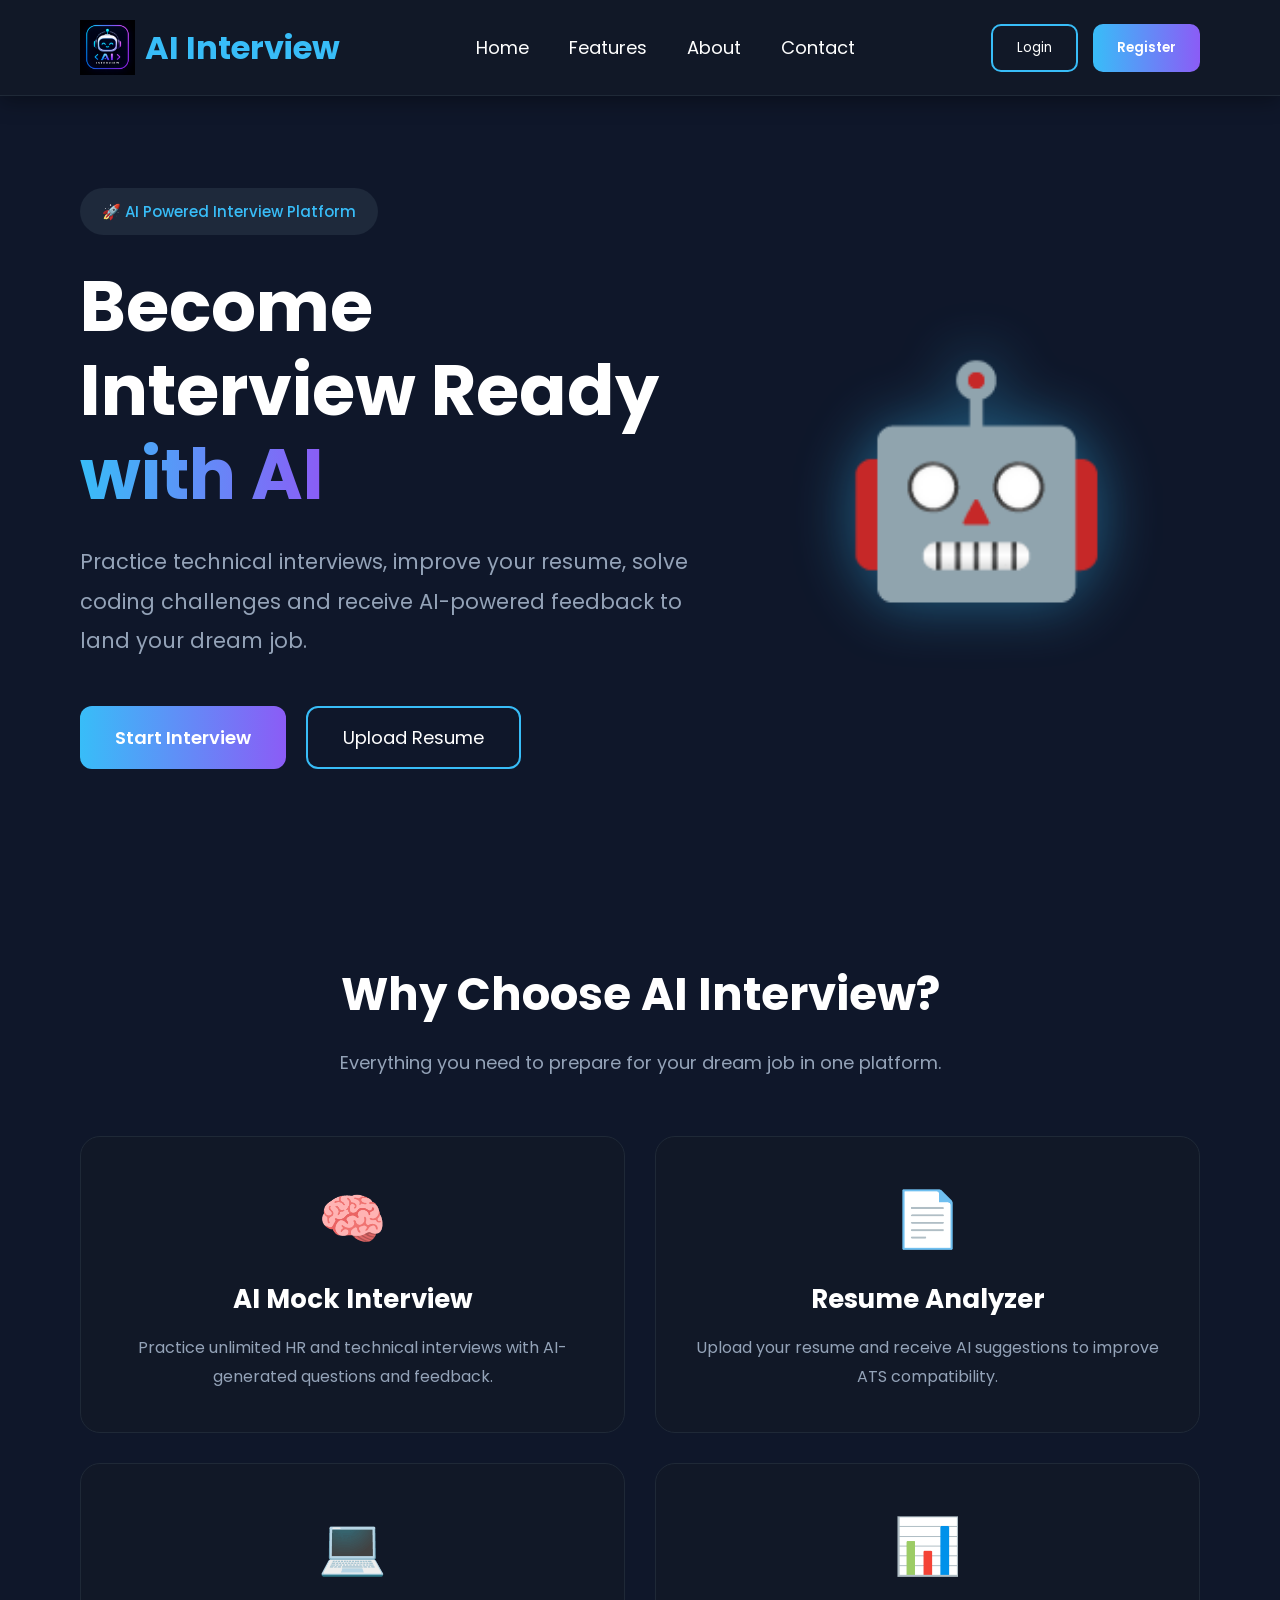
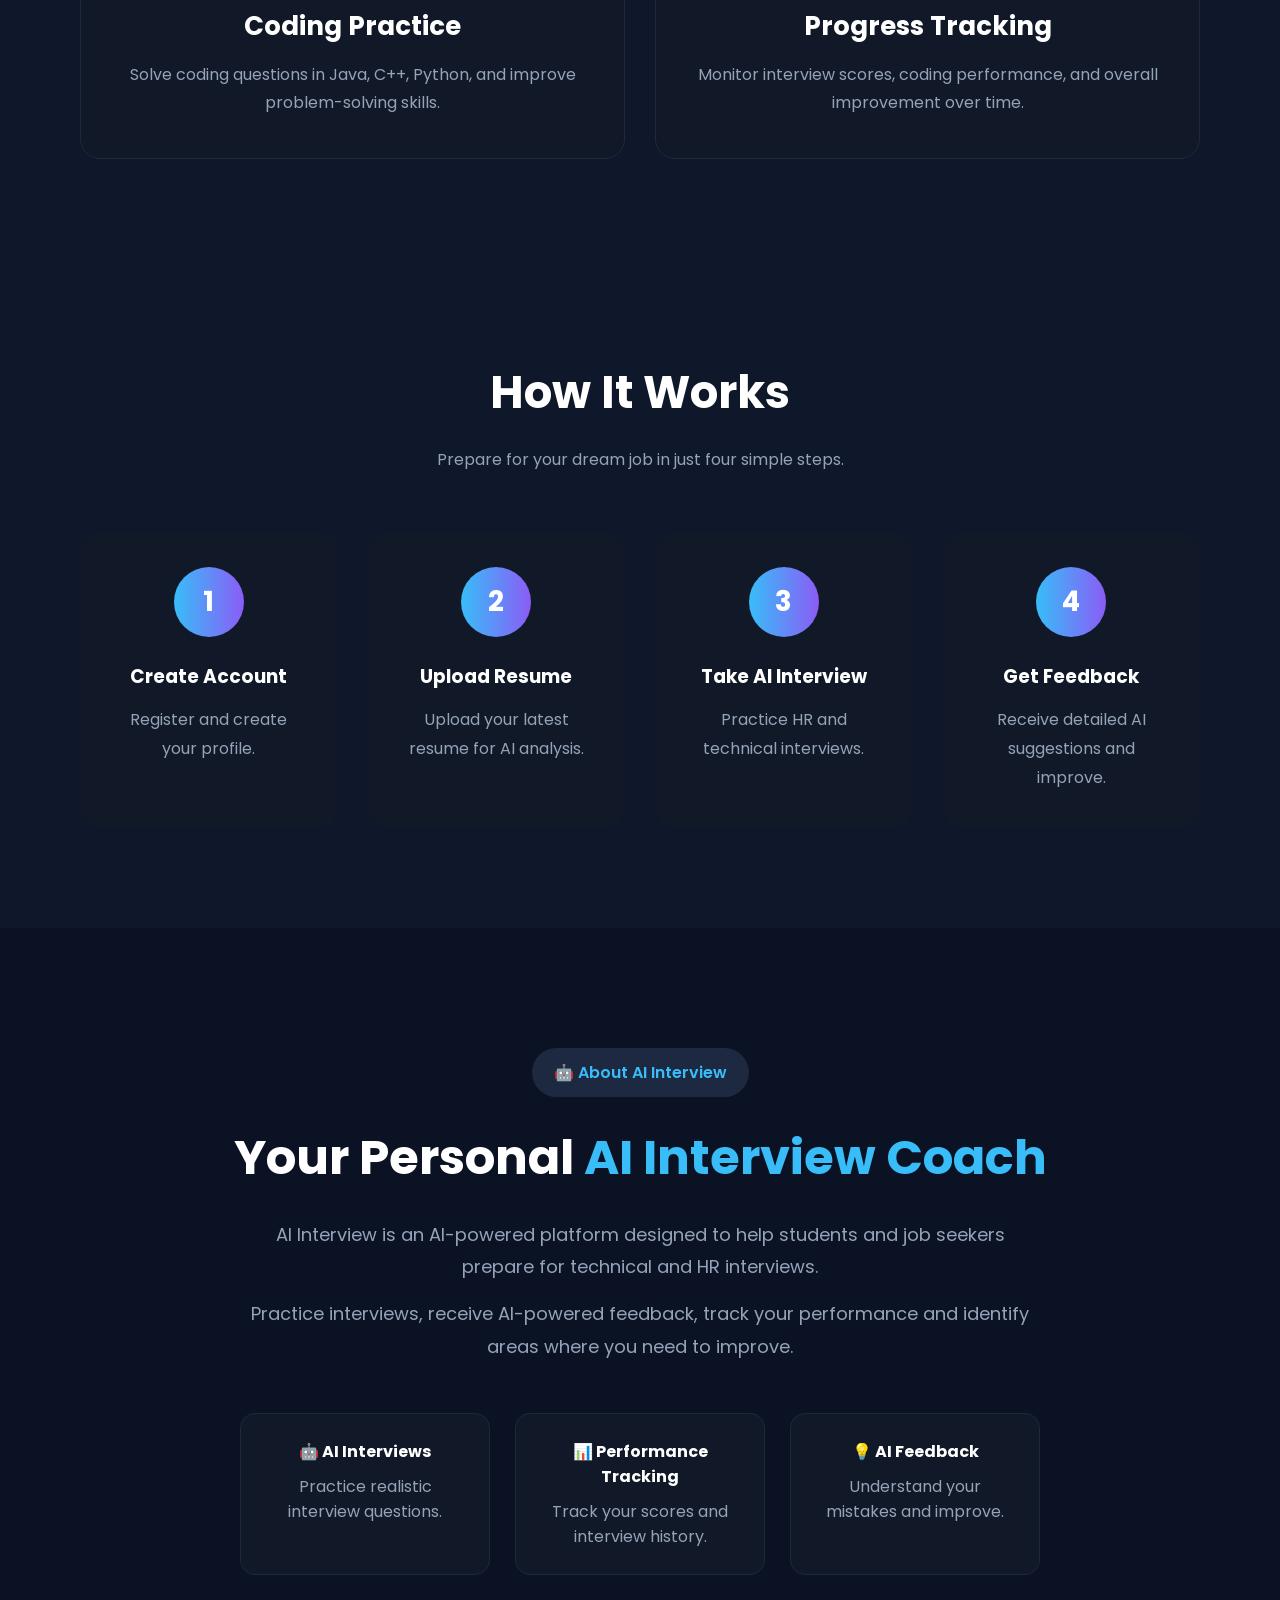
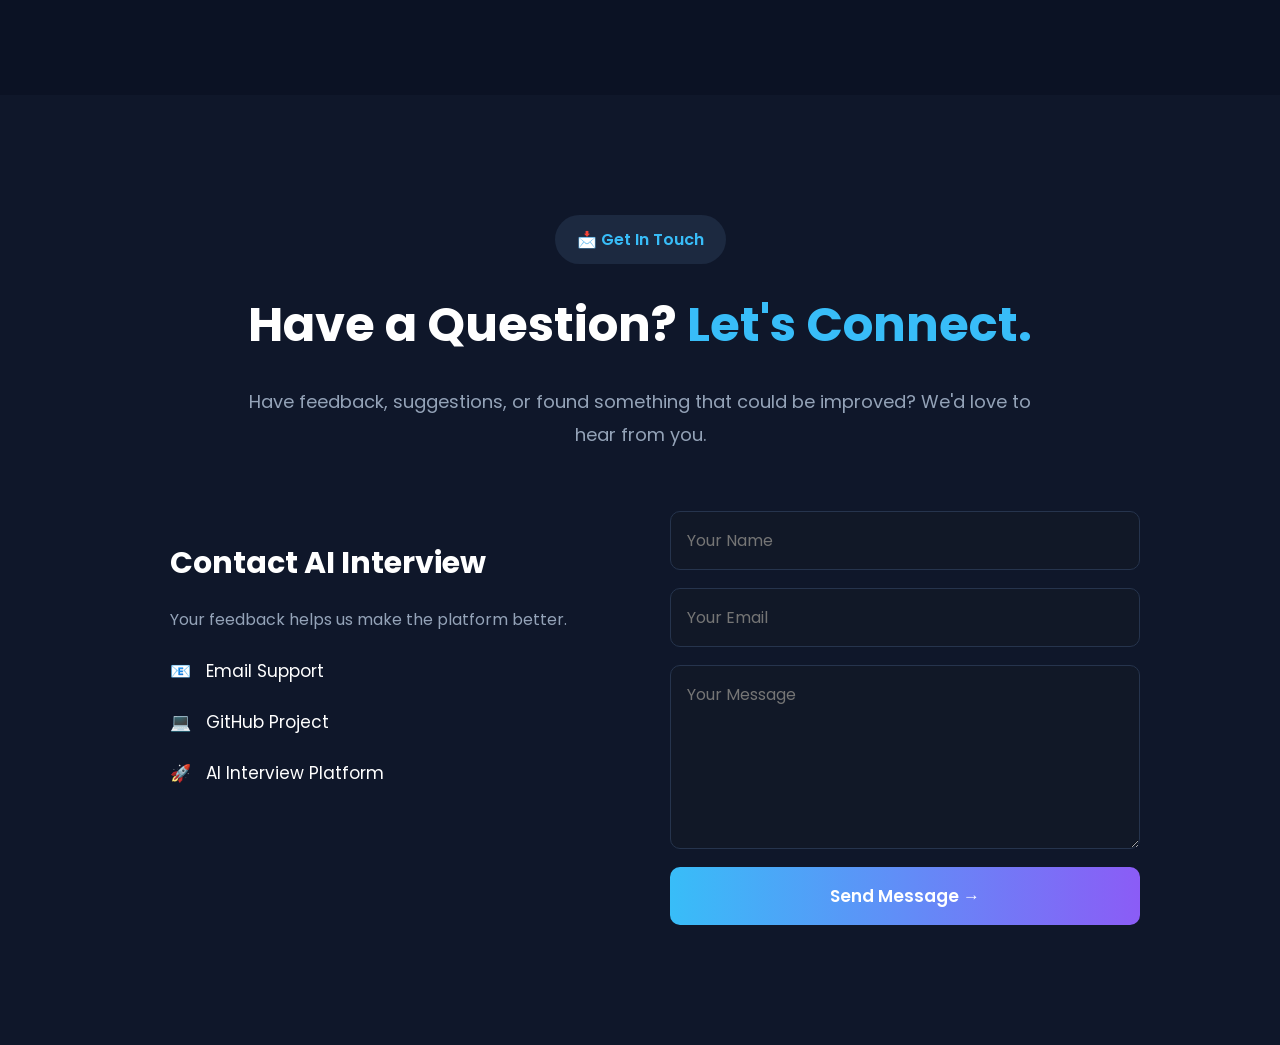
<file: Frontend/html/index.html>
<!DOCTYPE html>
<html lang="en">
<head>
    <meta charset="UTF-8">
    <meta name="viewport" content="width=device-width, initial-scale=1.0">
    <title>AI Interview Preparation Platform</title>
    <link rel="icon"
        type="image/png"
        href="../assets/favicon.png">

    <link rel="stylesheet" href="../css/style.css">
</head>
<body>
<nav class="navbar">

        <div class="logo">
            <img src="../assets/ai-interview-logo.png"
                alt="AI Interview">

            <span>AI Interview</span>
        </div>

        <ul class="nav-links">
            <li><a href="#">Home</a></li>
            <li><a href="#features">Features</a></li>
            <li><a href="#about">About</a></li>
            <li><a href="#contact">Contact</a></li>
        </ul>

        <div class="buttons">
            <button class="login-btn">Login</button>
            <button class="signup-btn">Register</button>
        </div>

    </nav>

    <section class="hero">

    <div class="hero-content">

        <span class="badge">
            🚀 AI Powered Interview Platform
        </span>

        <h1>
            Become Interview Ready
            <span>with AI</span>
        </h1>

        <p>
            Practice technical interviews, improve your resume,
            solve coding challenges and receive AI-powered feedback
            to land your dream job.
        </p>

        <div class="hero-buttons">

            <button class="start-btn">
                Start Interview
            </button>

            <button class="upload-btn">
                Upload Resume
            </button>

        </div>

    </div>

    <div class="hero-image">

        <div class="robot">

            🤖

        </div>

    </div>

</section>

<!-- ================= FEATURES ================= -->

<section class="features" id="features">

    <h2>Why Choose AI Interview?</h2>

    <p class="section-description">
        Everything you need to prepare for your dream job in one platform.
    </p>

    <div class="feature-container">

        <div class="feature-card">

            <div class="icon">🧠</div>

            <h3>AI Mock Interview</h3>

            <p>
                Practice unlimited HR and technical interviews with AI-generated questions and feedback.
            </p>

        </div>

        <div class="feature-card">

            <div class="icon">📄</div>

            <h3>Resume Analyzer</h3>

            <p>
                Upload your resume and receive AI suggestions to improve ATS compatibility.
            </p>

        </div>

        <div class="feature-card">

            <div class="icon">💻</div>

            <h3>Coding Practice</h3>

            <p>
                Solve coding questions in Java, C++, Python, and improve problem-solving skills.
            </p>

        </div>

        <div class="feature-card">

            <div class="icon">📊</div>

            <h3>Progress Tracking</h3>

            <p>
                Monitor interview scores, coding performance, and overall improvement over time.
            </p>

        </div>

    </div>

</section>

<!-- ================= HOW IT WORKS ================= -->

<section class="workflow">

    <h2>How It Works</h2>

    <p class="workflow-text">
        Prepare for your dream job in just four simple steps.
    </p>

    <div class="steps">

        <div class="step">
            <div class="number">1</div>
            <h3>Create Account</h3>
            <p>Register and create your profile.</p>
        </div>

        <div class="step">
            <div class="number">2</div>
            <h3>Upload Resume</h3>
            <p>Upload your latest resume for AI analysis.</p>
        </div>

        <div class="step">
            <div class="number">3</div>
            <h3>Take AI Interview</h3>
            <p>Practice HR and technical interviews.</p>
        </div>

        <div class="step">
            <div class="number">4</div>
            <h3>Get Feedback</h3>
            <p>Receive detailed AI suggestions and improve.</p>
        </div>

    </div>

</section>

<!-- ================= ABOUT ================= -->

<section class="about-section" id="about">

    <div class="about-content">

        <span class="about-badge">
            🤖 About AI Interview
        </span>

        <h2>
            Your Personal
            <span>AI Interview Coach</span>
        </h2>

        <p>
            AI Interview is an AI-powered platform designed to help
            students and job seekers prepare for technical and
            HR interviews.
        </p>

        <p>
            Practice interviews, receive AI-powered feedback,
            track your performance and identify areas where you
            need to improve.
        </p>

        <div class="about-features">

            <div>
                <strong>🤖 AI Interviews</strong>
                <span>Practice realistic interview questions.</span>
            </div>

            <div>
                <strong>📊 Performance Tracking</strong>
                <span>Track your scores and interview history.</span>
            </div>

            <div>
                <strong>💡 AI Feedback</strong>
                <span>Understand your mistakes and improve.</span>
            </div>

        </div>

    </div>

</section>

<!-- ================= CONTACT ================= -->

<section class="contact-section" id="contact">

    <div class="contact-intro">

        <span class="contact-badge">
            📩 Get In Touch
        </span>

        <h2>
            Have a Question?
            <span>Let's Connect.</span>
        </h2>

        <p>
            Have feedback, suggestions, or found something that
            could be improved? We'd love to hear from you.
        </p>

    </div>


    <div class="contact-container">

        <div class="contact-info">

            <h3>Contact AI Interview</h3>

            <p>
                Your feedback helps us make the platform better.
            </p>

            <div class="contact-item">
                📧
                <span>Email Support</span>
            </div>

            <div class="contact-item">
                💻
                <span>GitHub Project</span>
            </div>

            <div class="contact-item">
                🚀
                <span>AI Interview Platform</span>
            </div>

        </div>


        <form class="contact-form">

            <input
                type="text"
                placeholder="Your Name"
                required
            >

            <input
                type="email"
                placeholder="Your Email"
                required
            >

            <textarea
                rows="6"
                placeholder="Your Message"
                required
            ></textarea>

            <button type="submit">
                Send Message →
            </button>

        </form>

    </div>

</section>
<script src="../js/script.js"></script>
</body>
</html>
</file>
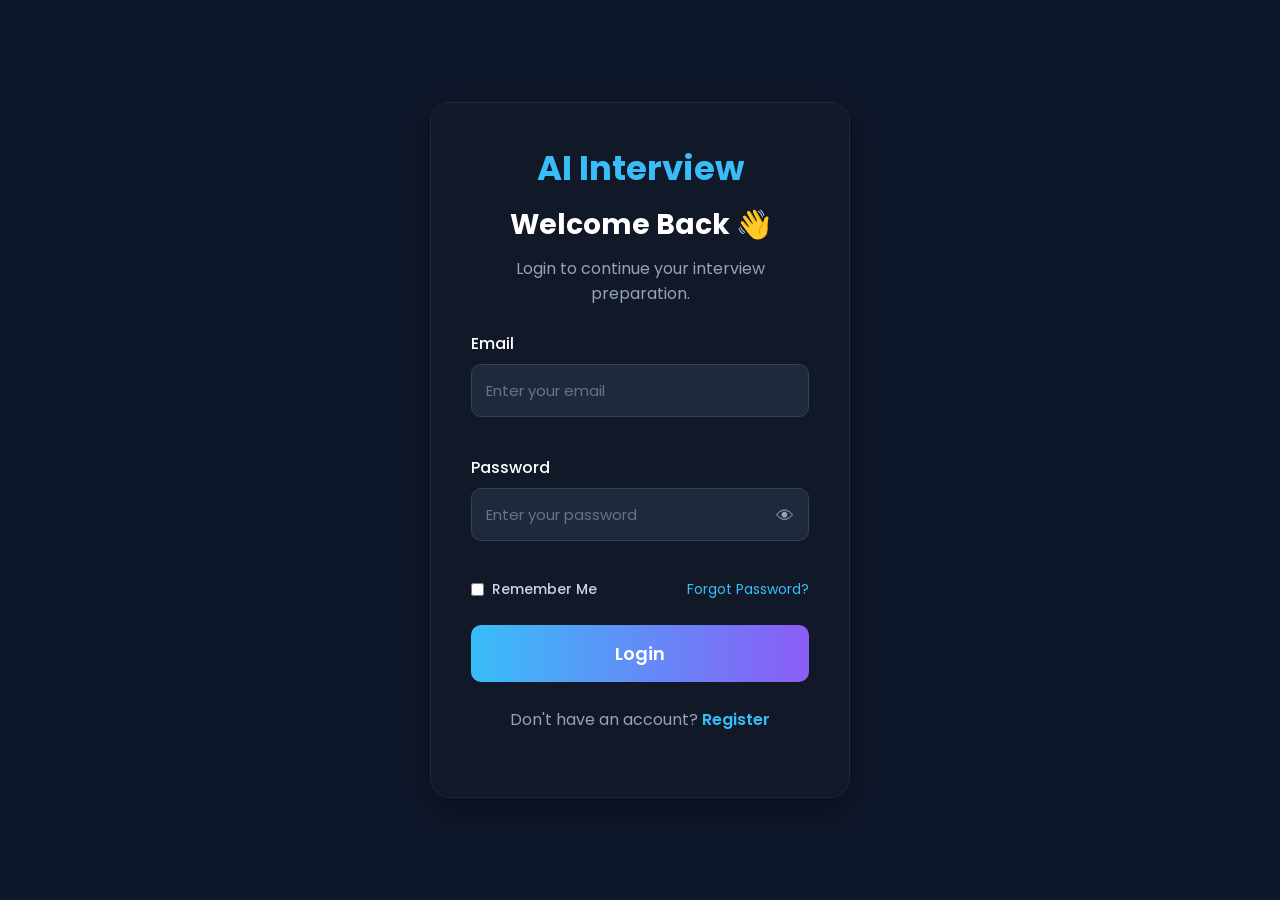
<file: Frontend/html/dashboard.html>
<!DOCTYPE html>
<html lang="en">

<head>

    <meta charset="UTF-8">

    <meta name="viewport" content="width=device-width, initial-scale=1.0">

    <title>Dashboard | AI Interview</title>
    <link rel="icon"
        type="image/png"
        href="../assets/favicon.png">

    <link rel="stylesheet" href="../css/dashboard.css">

</head>

<body>

    <!-- ================= NAVBAR ================= -->

    <nav class="navbar">

        <div class="logo">
            AI Interview
        </div>

        <div class="nav-right">

            <span id="welcomeUser">
                Welcome
            </span>

            <button id="logoutButton">
                Logout
            </button>

        </div>

    </nav>


    <!-- ================= DASHBOARD ================= -->

    <main class="dashboard">

        <div class="dashboard-header">

            <div>

                <h1>
                    Welcome back, <span id="userName">User</span> 👋
                </h1>

                <p>
                    Track your interview preparation and improve your performance.
                </p>

            </div>

        </div>


        <!-- ================= STATISTICS ================= -->

        <section class="stats">

            <div class="stat-card">

                <div class="stat-icon">
                    🎤
                </div>

                <h3>
                    Total Interviews
                </h3>

                <p id="totalInterviews">
                    0
                </p>

            </div>


            <div class="stat-card">

                <div class="stat-icon">
                    ⭐
                </div>

                <h3>
                    Average Score
                </h3>

                <p id="averageScore">
                    0
                </p>

            </div>


            <div class="stat-card">

                <div class="stat-icon">
                    ✅
                </div>

                <h3>
                    Completed
                </h3>

                <p id="completedInterviews">
                    0
                </p>

            </div>


            <div class="stat-card">

                <div class="stat-icon">
                    📈
                </div>

                <h3>
                    Progress
                </h3>

                <p id="progress">
                    0%
                </p>

            </div>

        </section>


        <!-- ================= QUICK ACTIONS ================= -->

        <section class="quick-actions">

            <h2>
                Quick Actions
            </h2>


            <div class="action-container">

                <div class="action-card">

                    <div class="action-icon">
                        🤖
                    </div>

                    <h3>
                        AI Mock Interview
                    </h3>

                    <p>
                        Practice Java, DSA, HR and technical interviews.
                    </p>

                    <button
                        id="startInterviewButton"
                        class="primary-button">

                        Start Interview

                    </button>

                </div>


                <div class="action-card">

                    <div class="action-icon">
                        📄
                    </div>

                    <h3>
                        Resume Analyzer
                    </h3>

                    <p>
                        Upload your resume and get AI-powered feedback.
                    </p>

                    <button
                        id="resumeButton"
                        class="secondary-button">

                        Analyze Resume

                    </button>

                </div>


                <div class="action-card">

                    <div class="action-icon">
                        📊
                    </div>

                    <h3>
                        Interview History
                    </h3>

                    <p>
                        View your previous interviews and scores.
                    </p>

                    <button
                        id="historyButton"
                        class="secondary-button">

                        View History

                    </button>

                </div>

            </div>

        </section>


        <!-- ================= RECENT INTERVIEWS ================= -->

        <section class="recent-interviews">

            <h2>
                Recent Interviews
            </h2>

            <div id="interviewList">

                <p class="empty-message">
                    No interviews yet. Start your first interview! 🚀
                </p>

            </div>

        </section>

    </main>


    <script src="../js/dashboard.js"></script>

</body>

</html>
</file>
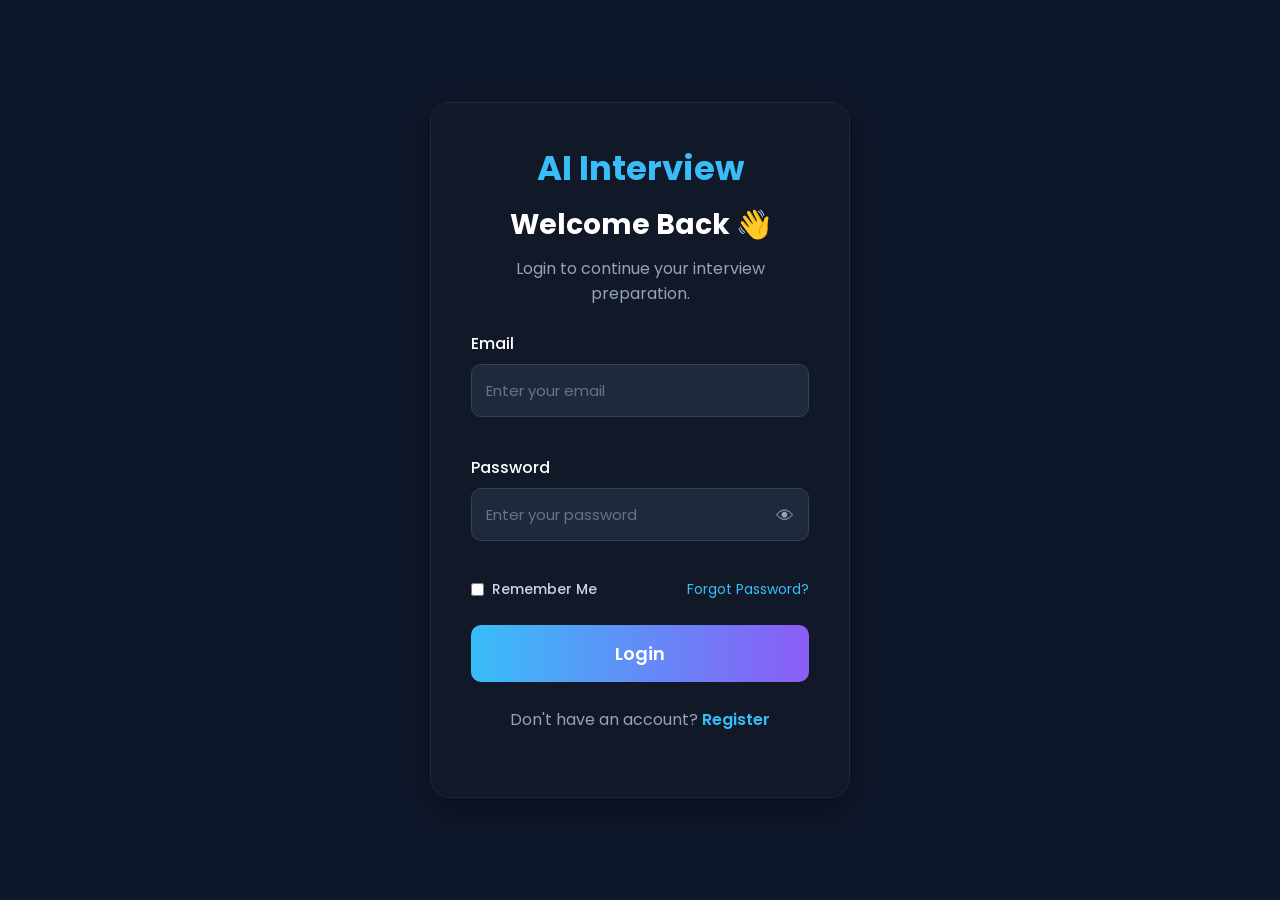
<file: Frontend/html/history.html>
<!DOCTYPE html>
<html lang="en">

<head>

    <meta charset="UTF-8">

    <meta name="viewport"
        content="width=device-width, initial-scale=1.0">

    <title>Interview History | AI Interview</title>
    <link rel="icon"
        type="image/png"
        href="../assets/favicon.png">

    <link rel="stylesheet"href="../css/history.css">

</head>

<body>

    <!-- ================= HEADER ================= -->

    <header class="history-header">

        <div class="logo">
            AI Interview
        </div>

        <button
            id="dashboardButton"
            class="dashboard-button">

            Dashboard

        </button>

    </header>


    <!-- ================= MAIN ================= -->

    <main class="history-container">

        <!-- ================= TITLE ================= -->

        <section class="history-intro">

            <div class="history-icon">
                📊
            </div>

            <h1>
                Interview History
            </h1>

            <p>
                Review your previous interviews,
                scores and performance.
            </p>

        </section>


        <!-- ================= LOADING ================= -->

        <div
            id="loadingMessage"
            class="loading-message">

            Loading your interview history... ⏳

        </div>


        <!-- ================= ERROR ================= -->

        <div
            id="errorMessage"
            class="error-message">

        </div>


        <!-- ================= INTERVIEW LIST ================= -->

        <section
            id="historyContainer"
            class="history-list">

        </section>

    </main>


    <!-- ================= JAVASCRIPT ================= -->

    <script src="../js/history.js"></script>

</body>

</html>
</file>
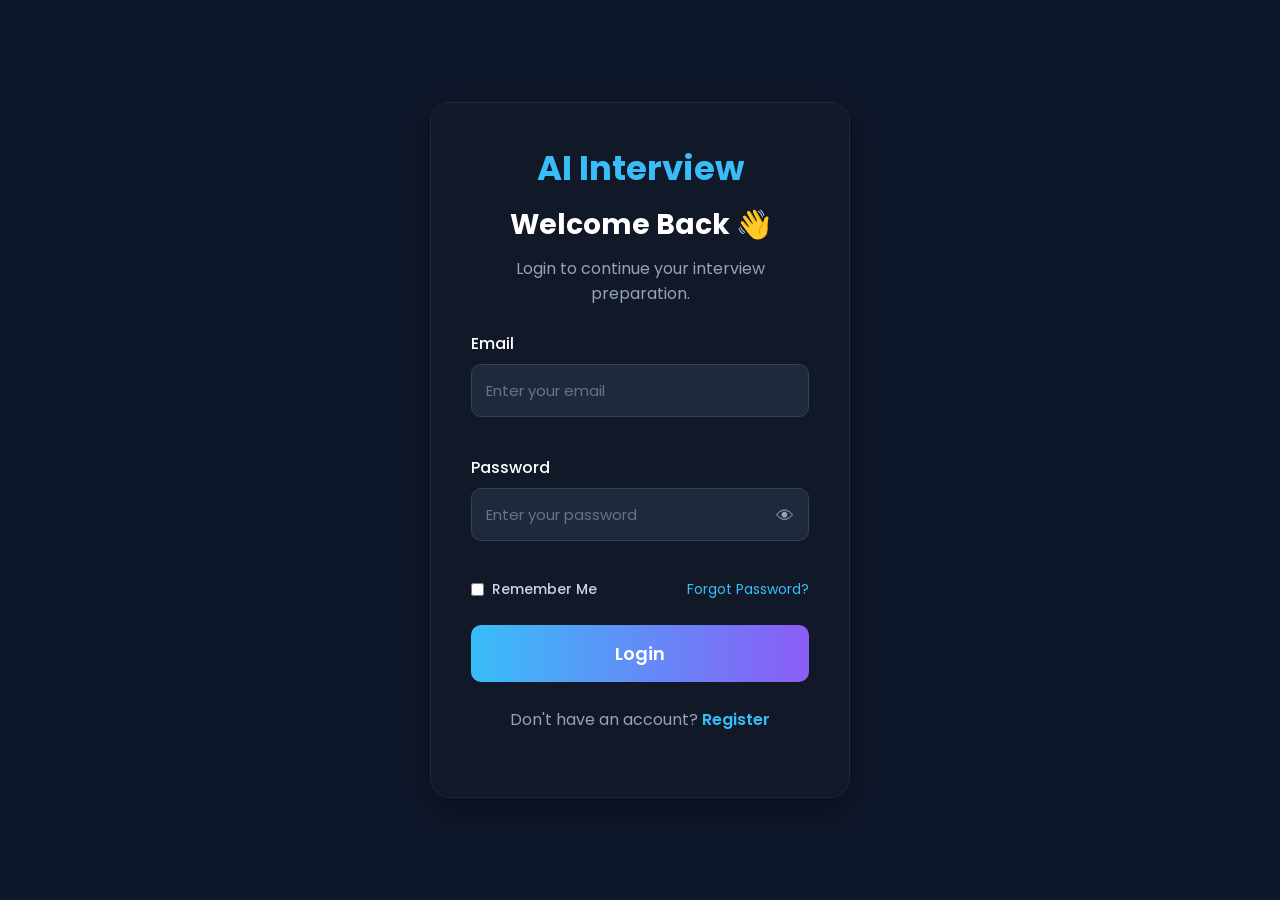
<file: Frontend/html/interview.html>
<!DOCTYPE html>
<html lang="en">

<head>

    <meta charset="UTF-8">

    <meta name="viewport"
        content="width=device-width, initial-scale=1.0">

    <title>AI Mock Interview</title>
    <link rel="icon"
        type="image/png"
        href="../assets/favicon.png">

    <link rel="stylesheet"
        href="../css/interview.css">

</head>

<body>

    <!-- ================= NAVBAR ================= -->

    <nav class="navbar">

        <div class="logo">
            AI Interview
        </div>

        <div class="nav-right">

            <span id="interviewType">
                Interview
            </span>

            <button id="exitButton">
                Exit
            </button>

        </div>

    </nav>


    <!-- ================= INTERVIEW ================= -->

    <main class="interview-container">

    <!-- ================= INTERVIEW HEADER ================= -->

    <div class="interview-header">

        <h1>
            AI Mock Interview 🤖
        </h1>

        <p id="progressText">
            Choose your interview type
        </p>

    </div>


    <!-- ================= INTERVIEW TYPE SELECTION ================= -->

    <section id="typeSelection" class="type-selection">

        <h2>
            Choose Interview Type
        </h2>

        <p>
            Select the type of interview you want to practice.
        </p>

        <div class="type-options">

            <button
                class="type-button"
                data-type="JAVA">

                ☕
                <span>Java</span>

            </button>


            <button
                class="type-button"
                data-type="DSA">

                🧠
                <span>DSA</span>

            </button>


            <button
                class="type-button"
                data-type="HR">

                💼
                <span>HR</span>

            </button>


            <button
                class="type-button"
                data-type="TECHNICAL">

                💻
                <span>Technical</span>

            </button>

        </div>

        <button
            id="startInterviewButton"
            class="primary-button"
            disabled>

            Start Interview 🚀

        </button>

    </section>


    <!-- ================= QUESTION CARD ================= -->

    <section
        id="questionSection"
        class="question-card"
        style="display:none;">

        <div
            class="question-number"
            id="questionNumber">

            Question 1

        </div>


        <h2 id="questionText">
            Loading question...
        </h2>


        <textarea
            id="answerInput"
            placeholder="Type your answer here..."
            autocomplete="off"
            spellcheck="false"></textarea>


        <div class="button-container">

            <button
                id="nextButton"
                class="primary-button">

                Next Question →

            </button>

        </div>

    </section>


    <!-- ================= LOADING ================= -->

    <div
        id="loadingMessage"
        class="loading"
        style="display:none;">

        🤖 AI is preparing your interview...

    </div>


    <!-- ================= ERROR ================= -->

    <div
        id="errorMessage"
        class="error"
        style="display:none;">

    </div>

</main>


    <script src="../js/interview.js"></script>

</body>

</html>
</file>
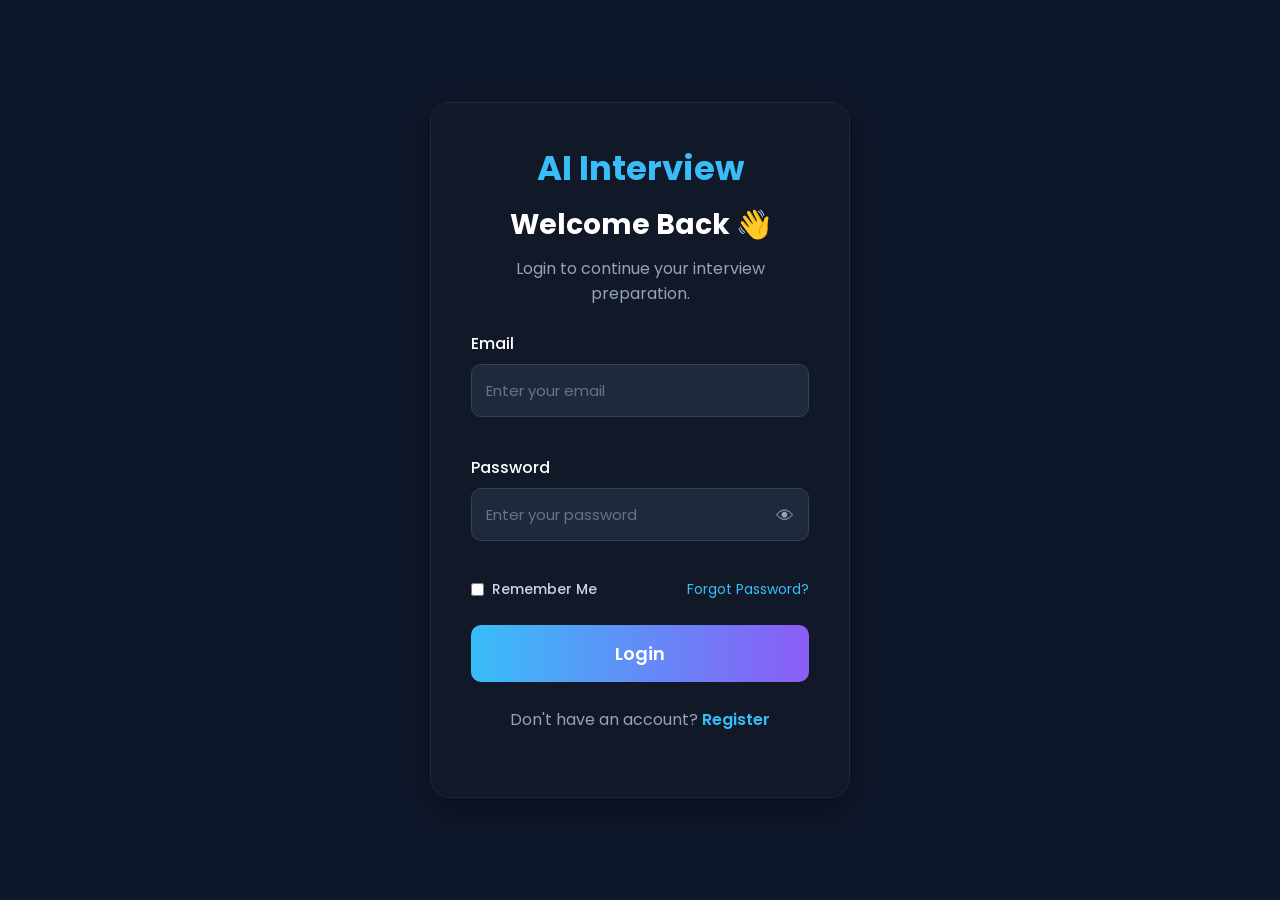
<file: Frontend/html/login.html>
<!DOCTYPE html>
<html lang="en">

<head>

    <meta charset="UTF-8">

    <meta name="viewport" content="width=device-width, initial-scale=1.0">

    <title>Login | AI Interview</title>
    <link rel="icon"
        type="image/png"
        href="../assets/favicon.png">

    <link rel="stylesheet" href="../css/login.css">

</head>

<body>

    <div class="container">

        <div class="login-box">

            <h1>AI Interview</h1>

            <h2>Welcome Back 👋</h2>

            <p>Login to continue your interview preparation.</p>

            <form id="loginForm">

                <!-- ================= EMAIL ================= -->

                <label for="email">Email</label>

                <input
                    type="email"
                    id="email"
                    placeholder="Enter your email">

                <small
                    id="emailError"
                    class="error">
                </small>


                <!-- ================= PASSWORD ================= -->

                <label for="password">Password</label>

                <div class="password-box">

                    <input
                        type="password"
                        id="password"
                        placeholder="Enter your password">

                    <span
                        class="toggle-password"
                        id="togglePassword">

                        👁

                    </span>

                </div>

                <small
                    id="passwordError"
                    class="error">
                </small>


                <!-- ================= OPTIONS ================= -->

                <div class="options">

                    <label class="remember">

                        <input
                            type="checkbox"
                            id="rememberMe">

                        Remember Me

                    </label>

                    <a href="forgot-password.html">

                        Forgot Password?

                    </a>

                </div>


                <!-- ================= LOGIN BUTTON ================= -->

                <button type="submit">

                    Login

                </button>

            </form>


            <!-- ================= REGISTER ================= -->

            <p class="register">

                Don't have an account?

                <a href="registration.html">

                    Register

                </a>

            </p>

        </div>

    </div>

    <script src="../js/login.js"></script>

</body>

</html>
</file>
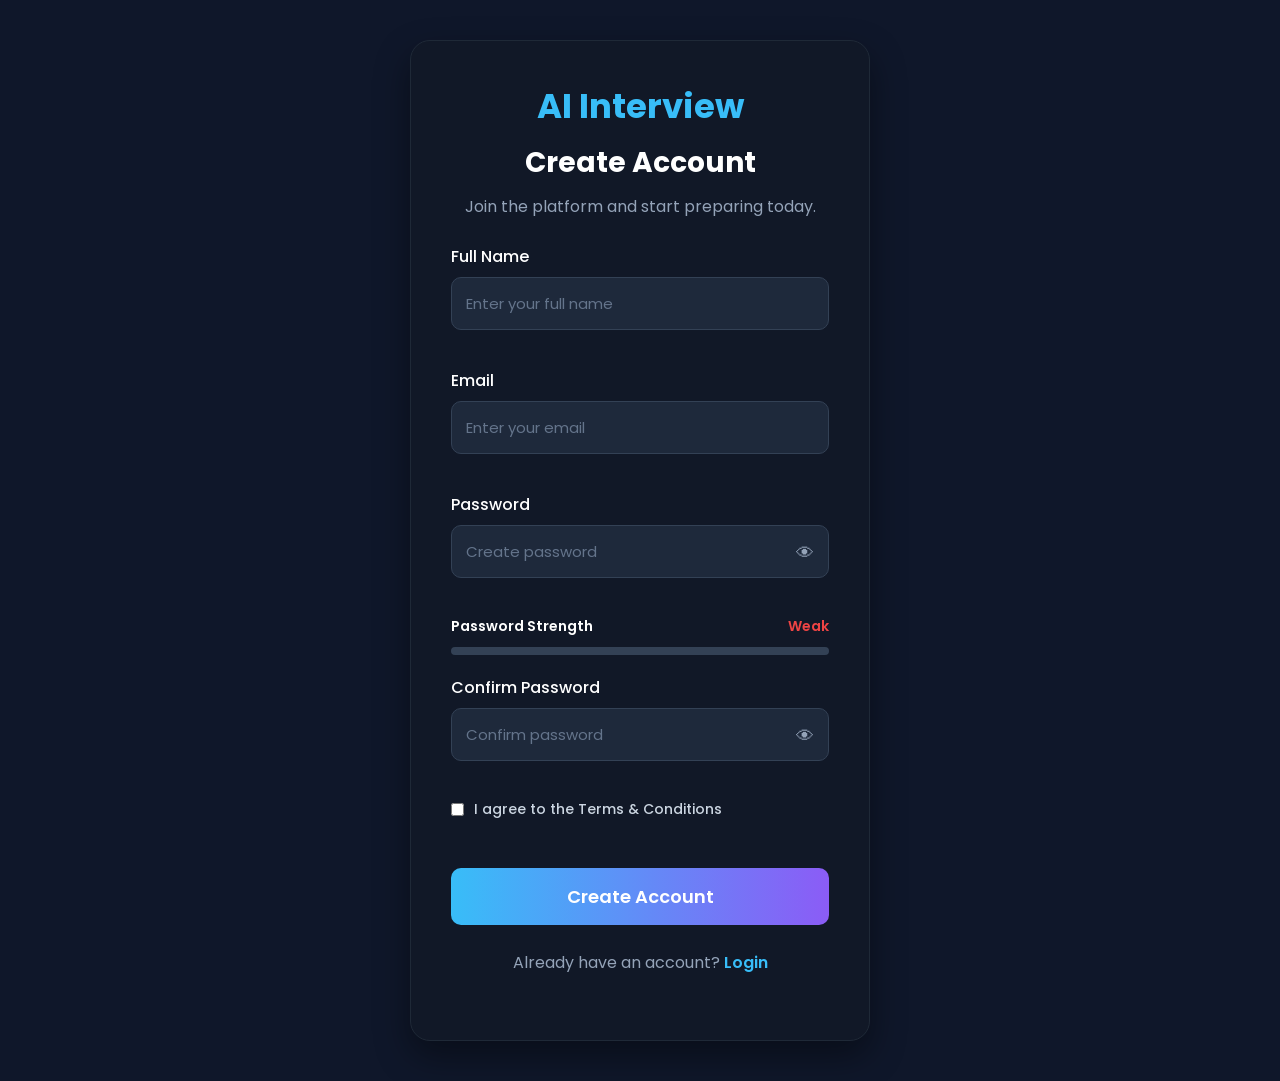
<file: Frontend/html/registration.html>
<!DOCTYPE html>
<html lang="en">

<head>

    <meta charset="UTF-8">

    <meta name="viewport" content="width=device-width, initial-scale=1.0">

    <title>Create Account | AI Interview</title>
    <link rel="icon"
        type="image/png"
        href="../assets/favicon.png">

    <link rel="stylesheet" href="../css/register.css">

</head>

<body>

    <div class="container">

        <div class="register-box">

            <h1>AI Interview</h1>

            <h2>Create Account</h2>

            <p>Join the platform and start preparing today.</p>

            <form id="registerForm">

                <!-- ================= FULL NAME ================= -->

                <label for="name">Full Name</label>

                <input
                    type="text"
                    id="name"
                    placeholder="Enter your full name"
                    required>

                <small id="nameError" class="error"></small>


                <!-- ================= EMAIL ================= -->

                <label for="email">Email</label>

                <input
                    type="email"
                    id="email"
                    placeholder="Enter your email"
                    required>

                <small id="emailError" class="error"></small>


                <!-- ================= PASSWORD ================= -->

                <label for="password">Password</label>

                <div class="password-box">

                    <input
                        type="password"
                        id="password"
                        placeholder="Create password"
                        required>

                    <span
                        class="toggle-password"
                        id="togglePassword">
                        👁
                    </span>

                </div>

                <small id="passwordError" class="error"></small>

                <!-- Password Strength -->

                <div class="password-strength">

                    <div class="strength-header">

                        <span>Password Strength</span>

                        <span id="strengthText">Weak</span>

                    </div>

                    <div class="strength-bar">

                        <div id="strengthFill"></div>

                    </div>

                </div>


                <!-- ================= CONFIRM PASSWORD ================= -->

                <label for="confirmPassword">

                    Confirm Password

                </label>

                <div class="password-box">

                    <input
                        type="password"
                        id="confirmPassword"
                        placeholder="Confirm password"
                        required>

                    <span
                        class="toggle-password"
                        id="toggleConfirmPassword">
                        👁
                    </span>

                </div>

                <small
                    id="confirmPasswordError"
                    class="error">
                </small>


                <!-- ================= TERMS ================= -->

                <label class="terms">

                    <input
                        type="checkbox"
                        id="terms">

                    I agree to the Terms & Conditions

                </label>

                <small
                    id="termsError"
                    class="error">
                </small>


                <!-- ================= BUTTON ================= -->

                <button type="submit">

                    Create Account

                </button>

            </form>

            <p class="login-link">

                Already have an account?

                <a href="login.html">

                    Login

                </a>

            </p>

        </div>

    </div>

    <script src="../js/register.js"></script>

</body>

</html>
</file>
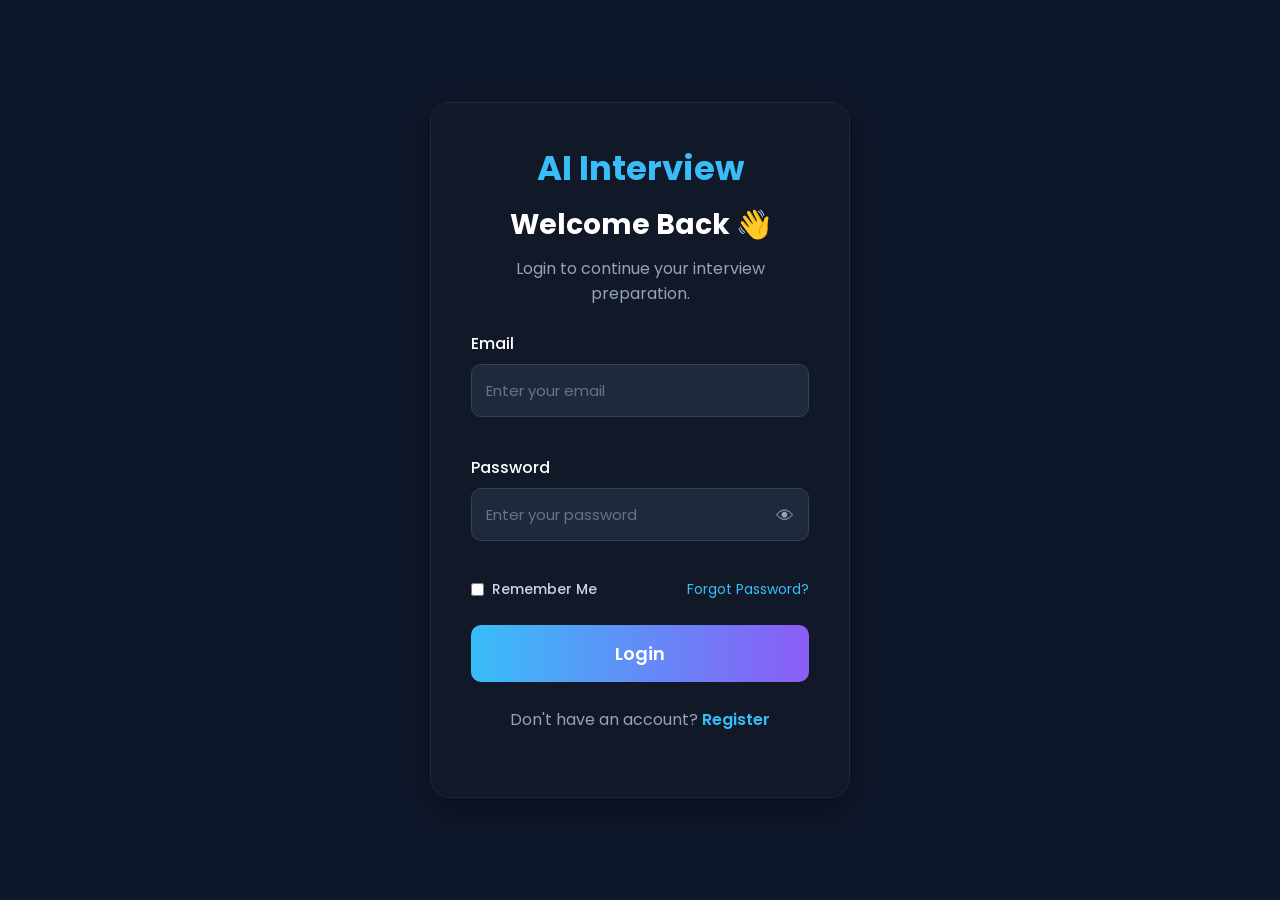
<file: Frontend/html/results.html>
<!DOCTYPE html>
<html lang="en">

<head>

    <meta charset="UTF-8">

    <meta name="viewport"
        content="width=device-width, initial-scale=1.0">

    <title>Interview Results | AI Interview</title>
    <link rel="icon"
        type="image/png"
        href="../assets/favicon.png">

    <link rel="stylesheet"
        href="../css/results.css">

</head>


<body>

    <!-- ================= NAVBAR ================= -->

    <nav class="navbar">

        <div class="logo">
            AI Interview
        </div>

        <button
            id="dashboardButton"
            class="dashboard-button">

            Dashboard

        </button>

    </nav>


    <!-- ================= MAIN ================= -->

    <main class="results-container">


        <!-- ================= HEADER ================= -->

        <section class="results-header">

            <div class="success-icon">
                🎉
            </div>

            <h1>
                Interview Completed!
            </h1>

            <p>
                Great job! Here is your AI-powered interview
                performance report.
            </p>

        </section>


        <!-- ================= SCORE CARD ================= -->

        <section class="score-card">

            <div class="score-title">
                Overall Score
            </div>

            <div
                id="overallScore"
                class="overall-score">

                --/10

            </div>

            <div
                id="scoreMessage"
                class="score-message">

                Calculating your performance...

            </div>

        </section>


        <!-- ================= PERFORMANCE ================= -->

        <section class="performance-section">

            <h2>
                Your Performance
            </h2>

            <div
                id="performanceSummary"
                class="performance-summary">

                Loading performance...

            </div>

        </section>

        <!-- =====================================================
                AI RECOMMENDATION
        ===================================================== -->

        <div class="ai-recommendation">

            <div class="recommendation-title">
                🤖 AI Recommendation
            </div>

            <div
                id="aiRecommendation"
                class="recommendation-text">
            </div>

        </div>


        <!-- ================= QUESTIONS ================= -->

        <section class="questions-section">

            <h2>
                Question-wise Feedback
            </h2>

            <div
                id="questionsContainer"
                class="questions-container">

                <!-- Questions will be added by JavaScript -->

            </div>

        </section>


        <!-- ================= BUTTON ================= -->

        <div class="bottom-actions">

            <button
                id="dashboardButtonBottom"
                class="primary-button">

                Back to Dashboard →

            </button>

        </div>


        <!-- ================= LOADING ================= -->

        <div
            id="loadingMessage"
            class="loading">

            🤖 Generating your results...

        </div>


        <!-- ================= ERROR ================= -->

        <div
            id="errorMessage"
            class="error"
            style="display: none;">

        </div>


    </main>


    <script src="../js/results.js"></script>

</body>

</html>
</file>
<file: Frontend/css/style.css>
/* ===================== GOOGLE FONTS ===================== */

@import url('https://fonts.googleapis.com/css2?family=Poppins:wght@300;400;500;600;700;800&display=swap');

*{
    margin:0;
    padding:0;
    box-sizing:border-box;
    font-family:'Poppins',sans-serif;
}

body{
    background:#0f172a;
    color:white;
    overflow-x:hidden;
}

/* ===================== NAVBAR ===================== */

.navbar{

    display:flex;
    justify-content:space-between;
    align-items:center;

    padding:20px 80px;

    background:#111827;

    border-bottom:1px solid #1f2937;

    box-shadow:0 5px 20px rgba(0,0,0,.35);

    position:sticky;
    top:0;
    z-index:1000;
}

/* Logo */

.logo {
    display: flex;
    align-items: center;
    gap: 10px;
    font-size: 32px;
    font-weight: 700;
    color: #38bdf8;
}

.logo img {
    width: 55px;
    height: 55px;
    object-fit: contain;
    display: block;
}

.logo:hover{

    color:#8b5cf6;

}

/* Navigation */

.nav-links{

    display:flex;

    list-style:none;

    gap:40px;
}

.nav-links a{

    text-decoration:none;

    color:white;

    font-size:18px;

    position:relative;

    transition:.3s;
}

.nav-links a:hover{

    color:#38bdf8;

}

.nav-links a::after{

    content:"";

    position:absolute;

    left:0;

    bottom:-8px;

    width:0;

    height:2px;

    background:#38bdf8;

    transition:.3s;
}

.nav-links a:hover::after{

    width:100%;
}

/* Buttons */

.buttons{

    display:flex;

    gap:15px;
}

.login-btn{

    padding:12px 24px;

    background:transparent;

    border:2px solid #38bdf8;

    color:white;

    border-radius:10px;

    cursor:pointer;

    transition:.3s;
}

.login-btn:hover{

    background:#38bdf8;

    color:black;

    transform:translateY(-3px);

    box-shadow:0 8px 25px rgba(56,189,248,.35);

}

.signup-btn{

    padding:12px 24px;

    background:linear-gradient(90deg,#38bdf8,#8b5cf6);

    border:none;

    color:white;

    border-radius:10px;

    cursor:pointer;

    font-weight:600;

    transition:.3s;
}

.signup-btn:hover{

    transform:translateY(-3px);

    box-shadow:0 8px 25px rgba(139,92,246,.4);

}

/* ===================== HERO ===================== */

.hero{

    max-width:1400px;

    margin:auto;

    display:flex;

    justify-content:space-between;

    align-items:center;

    min-height:85vh;

    padding:80px;
}

/* Left */

.hero-content{

    width:55%;
}

/* Badge */

.badge{

    display:inline-block;

    background:#1e293b;

    color:#38bdf8;

    padding:12px 22px;

    border-radius:40px;

    margin-bottom:30px;

    font-size:15px;

    font-weight:500;
}

/* Heading */

.hero-content h1{

    font-size:70px;

    line-height:1.2;

    margin-bottom:25px;

    font-weight:700;
}

.hero-content h1 span{

    background:linear-gradient(90deg,#38bdf8,#8b5cf6);

    -webkit-background-clip:text;

    color:transparent;
}

/* Paragraph */

.hero-content p{

    color:#94a3b8;

    font-size:21px;

    line-height:1.9;

    max-width:650px;

    margin-bottom:45px;
}

/* Buttons */

.hero-buttons{

    display:flex;

    gap:20px;
}

.start-btn{

    background:linear-gradient(90deg,#38bdf8,#8b5cf6);

    color:white;

    border:none;

    padding:16px 35px;

    border-radius:12px;

    font-size:18px;

    font-weight:600;

    cursor:pointer;

    transition:.3s;
}

.start-btn:hover{

    transform:translateY(-5px);

    box-shadow:0 10px 30px rgba(56,189,248,.4);

}

.upload-btn{

    background:transparent;

    color:white;

    border:2px solid #38bdf8;

    padding:16px 35px;

    border-radius:12px;

    font-size:18px;

    cursor:pointer;

    transition:.3s;
}

.upload-btn:hover{

    background:#38bdf8;

    color:black;

    transform:translateY(-5px);

    box-shadow:0 10px 30px rgba(56,189,248,.3);

}

/* ===================== IMAGE ===================== */

.hero-image{

    width:40%;

    display:flex;

    justify-content:center;

    align-items:center;
}

.hero-image img{

    width:430px;

    animation:float 4s ease-in-out infinite;

    filter:drop-shadow(0 0 30px rgba(56,189,248,.45));
}

.robot{

    font-size:220px;

    animation:float 4s ease-in-out infinite;

    filter:drop-shadow(0 0 30px rgba(56,189,248,.45));
}

/* Animation */

@keyframes float{

    0%{
        transform:translateY(0px);
    }

    50%{
        transform:translateY(-20px);
    }

    100%{
        transform:translateY(0px);
    }

}


/* ================= FEATURES ================= */

.features{

    max-width:1400px;

    margin:auto;

    padding:100px 80px;

    text-align:center;

}

.features h2{

    font-size:45px;

    margin-bottom:20px;

}

.section-description{

    color:#94a3b8;

    font-size:18px;

    margin-bottom:60px;

}

.feature-container{

    display:grid;

    grid-template-columns:repeat(2,1fr);

    gap:30px;

}

.feature-card{

    background:#111827;

    padding:40px;

    border-radius:20px;

    transition:.3s;

    border:1px solid #1f2937;

}

.feature-card:hover{

    transform:translateY(-10px);

    box-shadow:0 15px 35px rgba(56,189,248,.2);

    border-color:#38bdf8;

}

.icon{

    font-size:55px;

    margin-bottom:20px;

}

.feature-card h3{

    margin-bottom:15px;

    font-size:26px;

}

.feature-card p{

    color:#94a3b8;

    line-height:1.8;

}

/* ================= HOW IT WORKS ================= */

.workflow{

    padding:100px 80px;

    max-width:1400px;

    margin:auto;

    text-align:center;

}

.workflow h2{

    font-size:45px;

    margin-bottom:20px;

}

.workflow-text{

    color:#94a3b8;

    margin-bottom:60px;

}

.steps{

    display:flex;

    justify-content:space-between;

    gap:30px;

}

.step{

    flex:1;

    background:#111827;

    padding:35px;

    border-radius:20px;

    transition:.3s;

}

.step:hover{

    transform:translateY(-10px);

    border:1px solid #38bdf8;

}

.number{

    width:70px;

    height:70px;

    background:linear-gradient(90deg,#38bdf8,#8b5cf6);

    color:white;

    font-size:28px;

    font-weight:bold;

    border-radius:50%;

    display:flex;

    justify-content:center;

    align-items:center;

    margin:auto;

    margin-bottom:25px;

}

.step h3{

    margin-bottom:15px;

}

.step p{

    color:#94a3b8;

    line-height:1.8;

}

/* ================= ABOUT SECTION ================= */

.about-section {
    padding: 120px 10%;
    background: #0b1224;
}

.about-content {
    max-width: 1000px;
    margin: auto;
    text-align: center;
}

.about-badge,
.contact-badge {
    display: inline-block;
    padding: 12px 22px;
    border-radius: 30px;
    background: #1c2940;
    color: #38bdf8;
    font-weight: 600;
    margin-bottom: 25px;
}

.about-content h2,
.contact-intro h2 {
    font-size: 48px;
    margin-bottom: 25px;
    color: white;
}

.about-content h2 span,
.contact-intro h2 span {
    color: #38bdf8;
}

.about-content p,
.contact-intro p {
    max-width: 800px;
    margin: 15px auto;
    color: #94a3b8;
    font-size: 18px;
    line-height: 1.8;
}

.about-features {
    display: flex;
    justify-content: center;
    gap: 25px;
    margin-top: 50px;
    flex-wrap: wrap;
}

.about-features div {
    width: 250px;
    padding: 25px;
    border: 1px solid #1e293b;
    border-radius: 15px;
    background: #111827;
}

.about-features strong {
    display: block;
    color: white;
    margin-bottom: 10px;
}

.about-features span {
    color: #94a3b8;
    line-height: 1.5;
}


/* ================= CONTACT SECTION ================= */

.contact-section {
    padding: 120px 10%;
    background: #0f172a;
}

.contact-intro {
    text-align: center;
    margin-bottom: 60px;
}

.contact-container {
    max-width: 1000px;
    margin: auto;
    display: grid;
    grid-template-columns: 1fr 1fr;
    gap: 60px;
}

.contact-info {
    padding: 30px;
}

.contact-info h3 {
    color: white;
    font-size: 30px;
    margin-bottom: 20px;
}

.contact-info p {
    color: #94a3b8;
    line-height: 1.7;
}

.contact-item {
    display: flex;
    gap: 15px;
    align-items: center;
    margin-top: 25px;
    color: #38bdf8;
    font-size: 17px;
}

.contact-item span {
    color: white;
}


.contact-form {
    display: flex;
    flex-direction: column;
    gap: 18px;
}

.contact-form input,
.contact-form textarea {
    width: 100%;
    padding: 16px;
    border: 1px solid #26344d;
    border-radius: 10px;
    background: #111827;
    color: white;
    font-size: 16px;
    outline: none;
    box-sizing: border-box;
}

.contact-form input:focus,
.contact-form textarea:focus {
    border-color: #38bdf8;
}

.contact-form textarea {
    resize: vertical;
}

.contact-form button {
    padding: 16px;
    border: none;
    border-radius: 10px;
    background: linear-gradient(
        90deg,
        #38bdf8,
        #8b5cf6
    );
    color: white;
    font-size: 17px;
    font-weight: 600;
    cursor: pointer;
}

.contact-form button:hover {
    opacity: 0.9;
}


/* ================= SMOOTH SCROLL ================= */

html {
    scroll-behavior: smooth;
}
</file>
<file: Frontend/css/dashboard.css>
/* ================= GENERAL ================= */

* {
    margin: 0;
    padding: 0;
    box-sizing: border-box;
}

body {
    font-family: Arial, sans-serif;
    background: #0f172a;
    color: white;
    min-height: 100vh;
}


/* ================= NAVBAR ================= */

.navbar {
    height: 80px;

    display: flex;
    align-items: center;
    justify-content: space-between;

    padding: 0 7%;

    background: #111827;

    border-bottom: 1px solid #1e293b;
}

.logo {
    font-size: 28px;
    font-weight: bold;
    color: #38bdf8;
}

.nav-right {
    display: flex;
    align-items: center;
    gap: 25px;
}

#welcomeUser {
    color: #cbd5e1;
}

#logoutButton {
    padding: 10px 22px;

    border: none;
    border-radius: 8px;

    background: linear-gradient(
        135deg,
        #38bdf8,
        #8b5cf6
    );

    color: white;

    font-weight: bold;

    cursor: pointer;
}


/* ================= DASHBOARD ================= */

.dashboard {
    width: 86%;
    max-width: 1300px;

    margin: 50px auto;
}

.dashboard-header h1 {
    font-size: 36px;
    margin-bottom: 10px;
}

.dashboard-header h1 span {
    color: #38bdf8;
}

.dashboard-header p {
    color: #94a3b8;
    font-size: 17px;
}


/* ================= STATS ================= */

.stats {
    display: grid;

    grid-template-columns:
        repeat(4, 1fr);

    gap: 20px;

    margin-top: 40px;
}

.stat-card {
    background: #111827;

    border: 1px solid #1e293b;

    border-radius: 14px;

    padding: 25px;

    transition: 0.3s;
}

.stat-card:hover {
    transform: translateY(-5px);

    border-color: #38bdf8;
}

.stat-icon {
    font-size: 30px;

    margin-bottom: 15px;
}

.stat-card h3 {
    color: #94a3b8;

    font-size: 15px;

    margin-bottom: 10px;
}

.stat-card p {
    font-size: 30px;

    font-weight: bold;

    color: #38bdf8;
}


/* ================= QUICK ACTIONS ================= */

.quick-actions {
    margin-top: 50px;
}

.quick-actions h2,
.recent-interviews h2 {
    font-size: 26px;

    margin-bottom: 25px;
}

.action-container {
    display: grid;

    grid-template-columns:
        repeat(3, 1fr);

    gap: 25px;
}

.action-card {
    background: #111827;

    border: 1px solid #1e293b;

    border-radius: 15px;

    padding: 30px;

    transition: 0.3s;
}

.action-card:hover {
    transform: translateY(-5px);

    border-color: #38bdf8;
}

.action-icon {
    font-size: 40px;

    margin-bottom: 15px;
}

.action-card h3 {
    font-size: 21px;

    margin-bottom: 12px;
}

.action-card p {
    color: #94a3b8;

    line-height: 1.6;

    margin-bottom: 25px;
}


/* ================= BUTTONS ================= */

.primary-button,
.secondary-button {
    padding: 12px 22px;

    border-radius: 8px;

    cursor: pointer;

    font-size: 15px;

    font-weight: bold;
}

.primary-button {
    border: none;

    background: linear-gradient(
        135deg,
        #38bdf8,
        #8b5cf6
    );

    color: white;
}

.secondary-button {
    background: transparent;

    border: 1px solid #38bdf8;

    color: #38bdf8;
}

.primary-button:hover,
.secondary-button:hover {
    opacity: 0.85;
}


/* ================= RECENT INTERVIEWS ================= */

.recent-interviews {
    margin-top: 50px;

    padding-bottom: 60px;
}

#interviewList {
    background: #111827;

    border: 1px solid #1e293b;

    border-radius: 14px;

    padding: 30px;
}

.empty-message {
    color: #94a3b8;

    text-align: center;

    padding: 20px;
}


/* ================= RESPONSIVE ================= */

@media (max-width: 900px) {

    .stats {
        grid-template-columns:
            repeat(2, 1fr);
    }

    .action-container {
        grid-template-columns:
            1fr;
    }

}


@media (max-width: 600px) {

    .stats {
        grid-template-columns:
            1fr;
    }

    .navbar {
        padding: 0 20px;
    }

    .dashboard {
        width: 90%;
    }

    .dashboard-header h1 {
        font-size: 28px;
    }

}
</file>
<file: Frontend/css/history.css>
/* =====================================================
   RESET
===================================================== */

* {
    margin: 0;
    padding: 0;
    box-sizing: border-box;
}


/* =====================================================
   BODY
===================================================== */

body {
    font-family: Arial, sans-serif;
    background: #0f172a;
    color: #ffffff;
    min-height: 100vh;
}


/* =====================================================
   HEADER
===================================================== */

.history-header {
    height: 90px;

    display: flex;
    align-items: center;
    justify-content: space-between;

    padding: 0 7%;

    border-bottom: 1px solid #1e293b;
}


.logo {
    font-size: 30px;
    font-weight: 700;

    color: #38bdf8;
}


/* =====================================================
   DASHBOARD BUTTON
===================================================== */

.dashboard-button {
    padding: 12px 28px;

    border: 1px solid #38bdf8;
    border-radius: 10px;

    background: transparent;
    color: #ffffff;

    font-size: 16px;
    font-weight: 600;

    cursor: pointer;

    transition: 0.3s;
}


.dashboard-button:hover {
    background: #38bdf8;
    color: #0f172a;
}


/* =====================================================
   MAIN CONTAINER
===================================================== */

.history-container {
    width: 80%;
    max-width: 1100px;

    margin: 0 auto;

    padding: 60px 0 80px;
}


/* =====================================================
    INTRO
===================================================== */

.history-intro {
    text-align: center;

    margin-bottom: 50px;
}


.history-icon {
    font-size: 55px;

    margin-bottom: 15px;
}


.history-intro h1 {
    font-size: 42px;

    margin-bottom: 12px;
}


.history-intro p {
    color: #94a3b8;

    font-size: 18px;
}


/* =====================================================
    LOADING
===================================================== */

.loading-message {
    text-align: center;

    color: #38bdf8;

    font-size: 18px;

    padding: 40px;
}


/* =====================================================
    ERROR
===================================================== */

.error-message {
    display: none;

    background: #450a0a;

    color: #fca5a5;

    padding: 18px 22px;

    border-radius: 10px;

    margin-bottom: 30px;

    text-align: center;
}


/* =====================================================
    HISTORY LIST
===================================================== */

.history-list {
    display: flex;

    flex-direction: column;

    gap: 20px;
}


/* =====================================================
    INTERVIEW CARD
===================================================== */

.interview-card {
    background: #111827;

    border: 1px solid #1e293b;

    border-radius: 16px;

    padding: 25px 30px;

    transition: 0.3s;
}


.interview-card:hover {
    border-color: #38bdf8;

    transform: translateY(-3px);

    box-shadow:
        0 10px 30px rgba(0, 0, 0, 0.25);
}


/* =====================================================
    CARD TOP
===================================================== */

.interview-card-top {
    display: flex;

    align-items: center;

    justify-content: space-between;

    margin-bottom: 20px;
}


.interview-type {
    font-size: 24px;

    font-weight: 700;

    color: #38bdf8;
}


.interview-status {
    padding: 7px 14px;

    border-radius: 20px;

    font-size: 13px;

    font-weight: 600;
}


/* COMPLETED */

.status-completed {
    background: #064e3b;

    color: #6ee7b7;
}


/* STARTED */

.status-started {
    background: #451a03;

    color: #fbbf24;
}


/* =====================================================
    CARD INFORMATION
===================================================== */

.interview-info {
    display: grid;
    grid-template-columns: 1fr 1.5fr 1.2fr 1fr;
    gap: 40px;

    margin-top: 10px;
    margin-bottom: 30px;
}

.info-item {
    display: flex;
    flex-direction: column;
    gap: 8px;
}

.info-item span {
    font-size: 16px;
    color: #8fa3c0;
    font-weight: 500;
}

.info-item strong {
    font-size: 19px;
    color: #ffffff;
    font-weight: 600;
}


/* =====================================================
    VIEW RESULT BUTTON
===================================================== */

.view-result-button {
    padding: 11px 22px;

    border: none;

    border-radius: 9px;

    background: linear-gradient(
        90deg,
        #38bdf8,
        #8b5cf6
    );

    color: white;

    font-size: 15px;

    font-weight: 600;

    cursor: pointer;

    transition: 0.3s;
}


.view-result-button:hover {
    transform: translateY(-2px);

    box-shadow:
        0 6px 20px rgba(56, 189, 248, 0.25);
}


/* =====================================================
    EMPTY HISTORY
===================================================== */

.empty-history {
    text-align: center;

    padding: 60px 20px;

    color: #94a3b8;

    font-size: 18px;
}


/* =====================================================
    RESPONSIVE
===================================================== */

@media (max-width: 700px) {

    .history-header {
        padding: 0 5%;
    }

    .history-container {
        width: 90%;
    }

    .history-intro h1 {
        font-size: 32px;
    }

    .interview-card-top {
        align-items: flex-start;

        flex-direction: column;

        gap: 12px;
    }

    .interview-info {
        flex-direction: column;

        gap: 15px;
    }

}
</file>
<file: Frontend/css/interview.css>
* {
    margin: 0;
    padding: 0;
    box-sizing: border-box;
}


body {
    font-family: Arial, sans-serif;
    background: #0f172a;
    color: white;
    min-height: 100vh;
}


/* ================= NAVBAR ================= */

.navbar {
    height: 90px;

    display: flex;

    align-items: center;

    justify-content: space-between;

    padding: 0 8%;

    border-bottom: 1px solid #1e293b;
}


.logo {
    font-size: 30px;

    font-weight: bold;

    color: #38bdf8;
}


.nav-right {
    display: flex;

    align-items: center;

    gap: 25px;
}


.nav-right span {
    color: #38bdf8;

    font-weight: bold;
}


.nav-right button {
    padding: 12px 25px;

    border-radius: 10px;

    border: 1px solid #38bdf8;

    background: transparent;

    color: white;

    cursor: pointer;

    font-size: 16px;
}


.nav-right button:hover {
    background: #38bdf8;

    color: #0f172a;
}


/* ================= MAIN ================= */

.interview-container {
    width: 80%;

    max-width: 1000px;

    margin: 60px auto;
}


/* ================= HEADER ================= */

.interview-header {
    text-align: center;

    margin-bottom: 40px;
}


.interview-header h1 {
    font-size: 42px;

    margin-bottom: 15px;
}


.interview-header p {
    color: #94a3b8;

    font-size: 18px;
}


/* ================= QUESTION CARD ================= */

.question-card {
    background: #111827;

    border: 1px solid #1e293b;

    border-radius: 20px;

    padding: 45px;

    box-shadow: 0 10px 40px rgba(0, 0, 0, 0.25);
}


.question-number {
    color: #38bdf8;

    font-size: 18px;

    font-weight: bold;

    margin-bottom: 25px;
}


.question-card h2 {
    font-size: 28px;

    line-height: 1.5;

    margin-bottom: 35px;
}


/* ================= ANSWER ================= */

textarea {
    width: 100%;

    min-height: 220px;

    padding: 20px;

    background: #0f172a;

    color: white;

    border: 1px solid #334155;

    border-radius: 12px;

    font-size: 17px;

    resize: vertical;

    outline: none;
}


textarea:focus {
    border-color: #38bdf8;
}


/* ================= BUTTON ================= */

.button-container {
    display: flex;

    justify-content: flex-end;

    margin-top: 25px;
}


.primary-button {
    padding: 14px 30px;

    border: none;

    border-radius: 10px;

    background: linear-gradient(
        90deg,
        #38bdf8,
        #8b5cf6
    );

    color: white;

    font-size: 16px;

    font-weight: bold;

    cursor: pointer;
}


.primary-button:hover {
    transform: translateY(-2px);
}


/* ================= LOADING ================= */

.loading {
    text-align: center;

    margin-top: 30px;

    color: #38bdf8;

    font-size: 18px;
}


/* ================= ERROR ================= */

.error {
    margin-top: 25px;

    padding: 20px;

    border-radius: 10px;

    background: #450a0a;

    color: #fca5a5;

    text-align: center;
}

/* ============================= */
/* INTERVIEW TYPE SELECTION */
/* ============================= */

.type-selection {
    max-width: 850px;
    margin: 50px auto;
    text-align: center;
}

.type-selection h2 {
    font-size: 32px;
    margin-bottom: 10px;
}

.type-selection p {
    margin-bottom: 35px;
}

.type-options {
    display: grid;
    grid-template-columns: repeat(2, 1fr);
    gap: 20px;
    margin-bottom: 30px;
}

.type-button {
    min-height: 140px;
    border: 1px solid #26344d;
    border-radius: 16px;
    background: #111a2d;
    color: white;
    font-size: 22px;
    cursor: pointer;

    display: flex;
    flex-direction: column;
    align-items: center;
    justify-content: center;

    gap: 12px;

    transition: 0.2s ease;
}

.type-button:hover {
    transform: translateY(-4px);
    border-color: #38bdf8;
}

.type-button.selected {
    border-color: #38bdf8;
    box-shadow: 0 0 0 2px #38bdf8;
}

.type-button span {
    font-size: 20px;
}

#startInterviewButton:disabled {
    opacity: 0.5;
    cursor: not-allowed;
}

#startInterviewButton:not(:disabled) {
    cursor: pointer;
}
</file>
<file: Frontend/css/login.css>
/* ================= GOOGLE FONT ================= */

@import url('https://fonts.googleapis.com/css2?family=Poppins:wght@300;400;500;600;700&display=swap');


/* ================= RESET ================= */

*{
    margin:0;
    padding:0;
    box-sizing:border-box;
    font-family:'Poppins',sans-serif;
}


/* ================= BODY ================= */

body{
    display:flex;
    justify-content:center;
    align-items:center;

    min-height:100vh;

    background:#0f172a;
    color:white;
}


/* ================= CONTAINER ================= */

.container{
    width:100%;

    display:flex;
    justify-content:center;
    align-items:center;

    padding:30px;
}


/* ================= LOGIN BOX ================= */

.login-box{
    width:420px;

    background:#111827;

    border:1px solid #1f2937;
    border-radius:20px;

    padding:40px;

    box-shadow:0 10px 30px rgba(0,0,0,.4);

    transition:.3s;
}

.login-box:hover{
    box-shadow:0 15px 45px rgba(56,189,248,.15);
}


/* ================= HEADINGS ================= */

.login-box h1{
    text-align:center;

    color:#38bdf8;

    font-size:34px;

    margin-bottom:10px;
}

.login-box h2{
    text-align:center;

    font-size:28px;

    margin-bottom:10px;
}

.login-box p{
    text-align:center;

    color:#94a3b8;

    margin-bottom:25px;
}


/* ================= LABEL ================= */

label{
    display:block;

    margin-bottom:8px;

    font-weight:500;
}


/* ================= INPUT ================= */

input[type="email"],
input[type="password"]{
    width:100%;

    padding:14px;

    border-radius:10px;

    border:1px solid #334155;

    background:#1e293b;

    color:white;

    font-size:15px;

    outline:none;

    transition:.3s;
}

input::placeholder{
    color:#64748b;
}

input[type="email"]:focus,
input[type="password"]:focus{
    border-color:#38bdf8;

    box-shadow:0 0 10px rgba(56,189,248,.4);
}


/* ================= PASSWORD BOX ================= */

.password-box{
    position:relative;
}

.password-box input{
    padding-right:50px;
}


/* ================= EYE ICON ================= */

.toggle-password{
    position:absolute;

    right:15px;

    top:50%;

    transform:translateY(-50%);

    cursor:pointer;

    font-size:18px;

    color:#94a3b8;

    user-select:none;

    transition:.3s;
}

.toggle-password:hover{
    color:#38bdf8;
}


/* ================= ERROR MESSAGE ================= */

.error{
    display:block;

    min-height:18px;

    margin-top:5px;
    margin-bottom:15px;

    color:#ef4444;

    font-size:13px;

    text-align:left;
}


/* ================= INPUT VALIDATION ================= */

.input-error{
    border:1px solid #ef4444 !important;
}

.input-success{
    border:1px solid #22c55e !important;
}


/* ================= OPTIONS ================= */

.options{
    display:flex;

    justify-content:space-between;

    align-items:center;

    margin-bottom:25px;

    font-size:14px;
}

.options label{
    display:flex;

    align-items:center;

    gap:8px;

    margin:0;

    color:#cbd5e1;
}

.options input{
    width:auto;

    margin:0;

    cursor:pointer;
}

.options a{
    text-decoration:none;

    color:#38bdf8;

    transition:.3s;
}

.options a:hover{
    text-decoration:underline;
}


/* ================= BUTTON ================= */

button{
    width:100%;

    padding:15px;

    border:none;

    border-radius:10px;

    background:linear-gradient(
        90deg,
        #38bdf8,
        #8b5cf6
    );

    color:white;

    font-size:18px;

    font-weight:600;

    cursor:pointer;

    transition:.3s;
}

button:hover{
    transform:translateY(-3px);

    box-shadow:0 10px 25px rgba(56,189,248,.4);
}


/* ================= REGISTER ================= */

.register{
    margin-top:25px;

    text-align:center;
}

.register a{
    color:#38bdf8;

    text-decoration:none;

    font-weight:600;
}

.register a:hover{
    text-decoration:underline;
}


/* ================= RESPONSIVE ================= */

@media(max-width:500px){

    .container{
        padding:20px;
    }

    .login-box{
        width:100%;

        padding:30px;
    }

    .login-box h1{
        font-size:30px;
    }

    .login-box h2{
        font-size:24px;
    }

    .options{
        gap:15px;
    }

}
</file>
<file: Frontend/css/register.css>
/* ================= GOOGLE FONT ================= */

@import url('https://fonts.googleapis.com/css2?family=Poppins:wght@300;400;500;600;700&display=swap');

/* ================= RESET ================= */

*{
    margin:0;
    padding:0;
    box-sizing:border-box;
    font-family:'Poppins',sans-serif;
}

/* ================= BODY ================= */

body{
    display:flex;
    justify-content:center;
    align-items:center;
    min-height:100vh;
    background:#0f172a;
    color:white;
}

/* ================= CONTAINER ================= */

.container{
    width:100%;
    display:flex;
    justify-content:center;
    align-items:center;
    padding:40px;
}

/* ================= REGISTER BOX ================= */

.register-box{
    width:460px;
    background:#111827;
    border:1px solid #1f2937;
    border-radius:20px;
    padding:40px;
    box-shadow:0 15px 35px rgba(0,0,0,.4);
    transition:.3s;
}

.register-box:hover{
    box-shadow:0 15px 45px rgba(56,189,248,.15);
}

/* ================= HEADINGS ================= */

.register-box h1{
    text-align:center;
    color:#38bdf8;
    font-size:34px;
    margin-bottom:10px;
}

.register-box h2{
    text-align:center;
    font-size:28px;
    margin-bottom:10px;
}

.register-box p{
    text-align:center;
    color:#94a3b8;
    margin-bottom:25px;
}

/* ================= LABEL ================= */

label{
    display:block;
    margin-bottom:8px;
    font-weight:500;
}

/* ================= INPUT ================= */

input[type="text"],
input[type="email"],
input[type="password"]{

    width:100%;
    padding:14px;
    border-radius:10px;
    border:1px solid #334155;
    background:#1e293b;
    color:white;
    font-size:15px;
    outline:none;
    transition:.3s;
}

input::placeholder{
    color:#64748b;
}

input:focus{
    border-color:#38bdf8;
    box-shadow:0 0 10px rgba(56,189,248,.35);
}

/* ================= PASSWORD BOX ================= */

.password-box{
    position:relative;
    margin-bottom:5px;
}

.password-box input{
    padding-right:50px;
}

/* ================= EYE ICON ================= */

.toggle-password{
    position:absolute;
    right:15px;
    top:50%;
    transform:translateY(-50%);
    cursor:pointer;
    color:#94a3b8;
    font-size:18px;
    transition:.3s;
    user-select:none;
}

.toggle-password:hover{
    color:#38bdf8;
}

/* ================= PASSWORD STRENGTH ================= */

.password-strength{
    margin-bottom:20px;
}

.strength-header{
    display:flex;
    justify-content:space-between;
    align-items:center;
    margin-bottom:10px;
}

.strength-header span{
    font-size:14px;
    font-weight:600;
}

#strengthText{
    color:#ef4444;
    transition:.3s;
}

.strength-bar{
    width:100%;
    height:8px;
    background:#334155;
    border-radius:30px;
    overflow:hidden;
}

#strengthFill{
    width:0%;
    height:100%;
    background:#ef4444;
    border-radius:30px;
    transition:.4s ease;
}

/* ================= ERROR ================= */

.error{
    display:block;
    min-height:18px;
    margin-top:5px;
    margin-bottom:15px;
    color:#ef4444;
    font-size:13px;
}

/* ================= SUCCESS & ERROR ================= */

.input-error{
    border:1px solid #ef4444 !important;
}

.input-success{
    border:1px solid #22c55e !important;
}

/* ================= TERMS ================= */

.terms{
    display:flex;
    align-items:center;
    gap:10px;
    margin-top:10px;
    margin-bottom:5px;
    font-size:14px;
    color:#cbd5e1;
}

.terms input{
    width:auto;
    cursor:pointer;
}

/* ================= BUTTON ================= */

button{
    width:100%;
    padding:15px;
    margin-top:10px;
    border:none;
    border-radius:10px;
    background:linear-gradient(90deg,#38bdf8,#8b5cf6);
    color:white;
    font-size:18px;
    font-weight:600;
    cursor:pointer;
    transition:.3s;
}

button:hover{
    transform:translateY(-3px);
    box-shadow:0 10px 25px rgba(56,189,248,.35);
}

/* ================= LOGIN LINK ================= */

.login-link{
    text-align:center;
    margin-top:25px;
}

.login-link a{
    color:#38bdf8;
    text-decoration:none;
    font-weight:600;
}

.login-link a:hover{
    text-decoration:underline;
}

/* ================= RESPONSIVE ================= */

@media(max-width:500px){

    .container{
        padding:20px;
    }

    .register-box{
        width:100%;
        padding:30px;
    }

    .register-box h1{
        font-size:30px;
    }

    .register-box h2{
        font-size:24px;
    }

}
</file>
<file: Frontend/css/results.css>
/* =====================================================
   RESET
===================================================== */

* {
    margin: 0;
    padding: 0;
    box-sizing: border-box;
}


/* =====================================================
   BODY
===================================================== */

body {
    font-family: Arial, Helvetica, sans-serif;

    background: #0f172a;

    color: #f8fafc;

    min-height: 100vh;
}


/* =====================================================
   NAVBAR
===================================================== */

.navbar {
    height: 88px;

    display: flex;

    align-items: center;

    justify-content: space-between;

    padding: 0 8%;

    background: #0f172a;

    border-bottom: 1px solid #1e293b;
}


.logo {
    font-size: 30px;

    font-weight: 700;

    color: #38bdf8;
}


.dashboard-button {
    padding: 12px 24px;

    border: 1px solid #38bdf8;

    border-radius: 10px;

    background: transparent;

    color: white;

    font-size: 15px;

    cursor: pointer;

    transition: 0.3s;
}


.dashboard-button:hover {
    background: #38bdf8;

    color: #0f172a;
}


/* =====================================================
   MAIN CONTAINER
===================================================== */

.results-container {
    width: 90%;

    max-width: 1100px;

    margin: 0 auto;

    padding: 70px 0;
}


/* =====================================================
   HEADER
===================================================== */

.results-header {
    text-align: center;

    margin-bottom: 50px;
}


.success-icon {
    font-size: 55px;

    margin-bottom: 15px;
}


.results-header h1 {
    font-size: 42px;

    margin-bottom: 15px;
}


.results-header p {
    color: #94a3b8;

    font-size: 18px;

    line-height: 1.6;
}


/* =====================================================
   SCORE CARD
===================================================== */

.score-card {
    text-align: center;

    padding: 45px;

    margin-bottom: 50px;

    border: 1px solid #1e293b;

    border-radius: 20px;

    background: #111827;

    box-shadow: 0 10px 30px rgba(0, 0, 0, 0.25);
}


.score-title {
    font-size: 20px;

    color: #94a3b8;

    margin-bottom: 15px;
}


.overall-score {
    font-size: 64px;

    font-weight: 700;

    color: #38bdf8;

    margin-bottom: 15px;
}


.score-message {
    font-size: 18px;

    color: #cbd5e1;
}


/* =====================================================
   PERFORMANCE
===================================================== */

.performance-section {
    margin-bottom: 50px;
}


.performance-section h2,
.questions-section h2 {
    font-size: 28px;

    margin-bottom: 20px;
}


.performance-summary {
    padding: 25px;

    background: #111827;

    border: 1px solid #1e293b;

    border-radius: 15px;

    color: #cbd5e1;

    line-height: 1.7;
}


/* =====================================================
   QUESTIONS
===================================================== */

.questions-section {
    margin-bottom: 50px;
}


.questions-container {
    display: flex;

    flex-direction: column;

    gap: 25px;
}


/* =====================================================
   QUESTION CARD
===================================================== */

.question-result-card {
    padding: 30px;

    background: #111827;

    border: 1px solid #1e293b;

    border-radius: 18px;

    transition: 0.3s;
}


.question-result-card:hover {
    border-color: #38bdf8;

    transform: translateY(-2px);
}


.question-number {
    color: #38bdf8;

    font-size: 17px;

    font-weight: 700;

    margin-bottom: 12px;
}


.question-text {
    font-size: 21px;

    line-height: 1.5;

    margin-bottom: 25px;
}


/* =====================================================
   ANSWER
===================================================== */

.answer-title,
.feedback-title {
    font-size: 15px;

    font-weight: 700;

    color: #94a3b8;

    margin-bottom: 8px;
}


.answer-text {
    padding: 18px;

    background: #0f172a;

    border-radius: 10px;

    color: #cbd5e1;

    line-height: 1.6;

    margin-bottom: 20px;

    white-space: pre-wrap;
}


/* =====================================================
   SCORE
===================================================== */

.question-score {
    display: inline-block;

    padding: 8px 15px;

    border-radius: 20px;

    background: #1e3a5f;

    color: #38bdf8;

    font-weight: 700;

    margin-bottom: 20px;
}


/* =====================================================
   FEEDBACK
===================================================== */

.feedback-text {
    padding: 18px;

    background: #0f172a;

    border-left: 3px solid #8b5cf6;

    border-radius: 8px;

    color: #cbd5e1;

    line-height: 1.7;
}


/* =====================================================
   BOTTOM BUTTON
===================================================== */

.bottom-actions {
    display: flex;

    justify-content: center;

    margin-top: 40px;
}


.primary-button {
    padding: 15px 30px;

    border: none;

    border-radius: 10px;

    background: linear-gradient(
        90deg,
        #38bdf8,
        #8b5cf6
    );

    color: white;

    font-size: 16px;

    font-weight: 700;

    cursor: pointer;

    transition: 0.3s;
}


.primary-button:hover {
    transform: translateY(-2px);

    box-shadow:
        0 8px 25px rgba(56, 189, 248, 0.25);
}


/* =====================================================
   LOADING
===================================================== */

.loading {
    text-align: center;

    padding: 30px;

    color: #94a3b8;

    font-size: 17px;
}


/* =====================================================
   ERROR
===================================================== */

.error {
    padding: 20px;

    margin-top: 30px;

    border-radius: 12px;

    background: #450a0a;

    color: #fca5a5;

    text-align: center;
}


/* =====================================================
   RESPONSIVE
===================================================== */

@media (max-width: 768px) {

    .navbar {
        padding: 0 5%;
    }


    .logo {
        font-size: 24px;
    }


    .results-container {
        width: 92%;

        padding: 50px 0;
    }


    .results-header h1 {
        font-size: 32px;
    }


    .results-header p {
        font-size: 16px;
    }


    .overall-score {
        font-size: 50px;
    }


    .question-result-card {
        padding: 22px;
    }


    .question-text {
        font-size: 18px;
    }

}

/* =====================================================
    QUESTION SCORE BAR
   ===================================================== */

.score-bar-container {
    width: 100%;
    height: 8px;
    background: #1c2940;
    border-radius: 10px;
    margin-top: 12px;
    margin-bottom: 25px;
    overflow: hidden;
}

.score-bar {
    height: 100%;
    background: linear-gradient(
        90deg,
        #38bdf8,
        #8b5cf6
    );
    border-radius: 10px;
    transition: width 0.8s ease;
}

/* =====================================================
    AI RECOMMENDATION
   ===================================================== */

.ai-recommendation {
    margin-top: 30px;
    margin-bottom: 40px;
    padding: 25px 30px;
    background: #111a2d;
    border: 1px solid #24324a;
    border-left: 4px solid #8b5cf6;
    border-radius: 14px;
}

.recommendation-title {
    font-size: 20px;
    font-weight: 700;
    color: #38bdf8;
    margin-bottom: 12px;
}

.recommendation-text {
    font-size: 16px;
    line-height: 1.7;
    color: #cbd5e1;
}
</file>
